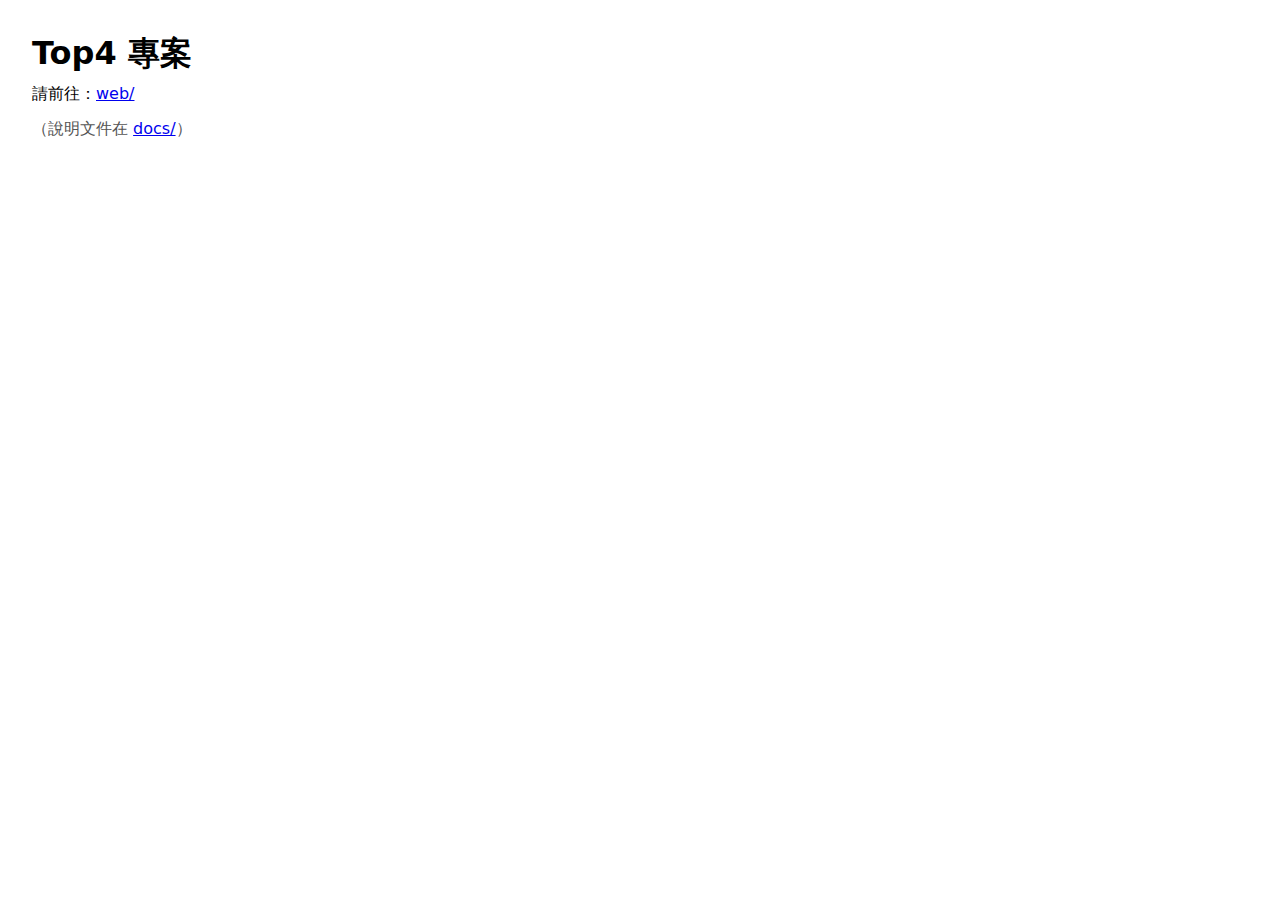
<file: index.html>
<!doctype html>
<html lang="zh-Hant">
<head>
  <meta charset="utf-8" />
  <meta name="viewport" content="width=device-width, initial-scale=1" />
  <title>Top4 專案</title>
  <link rel="icon" href="data:," />
</head>
<body style="font-family: system-ui, -apple-system, Segoe UI, Roboto, Helvetica, Arial; padding: 24px;">
  <h1 style="margin:0 0 8px;">Top4 專案</h1>
  <p style="margin:0 0 14px;">請前往：<a href="./web/">web/</a></p>
  <p style="margin:0; color:#555;">（說明文件在 <a href="./docs/">docs/</a>）</p>
</body>
</html>
</file>
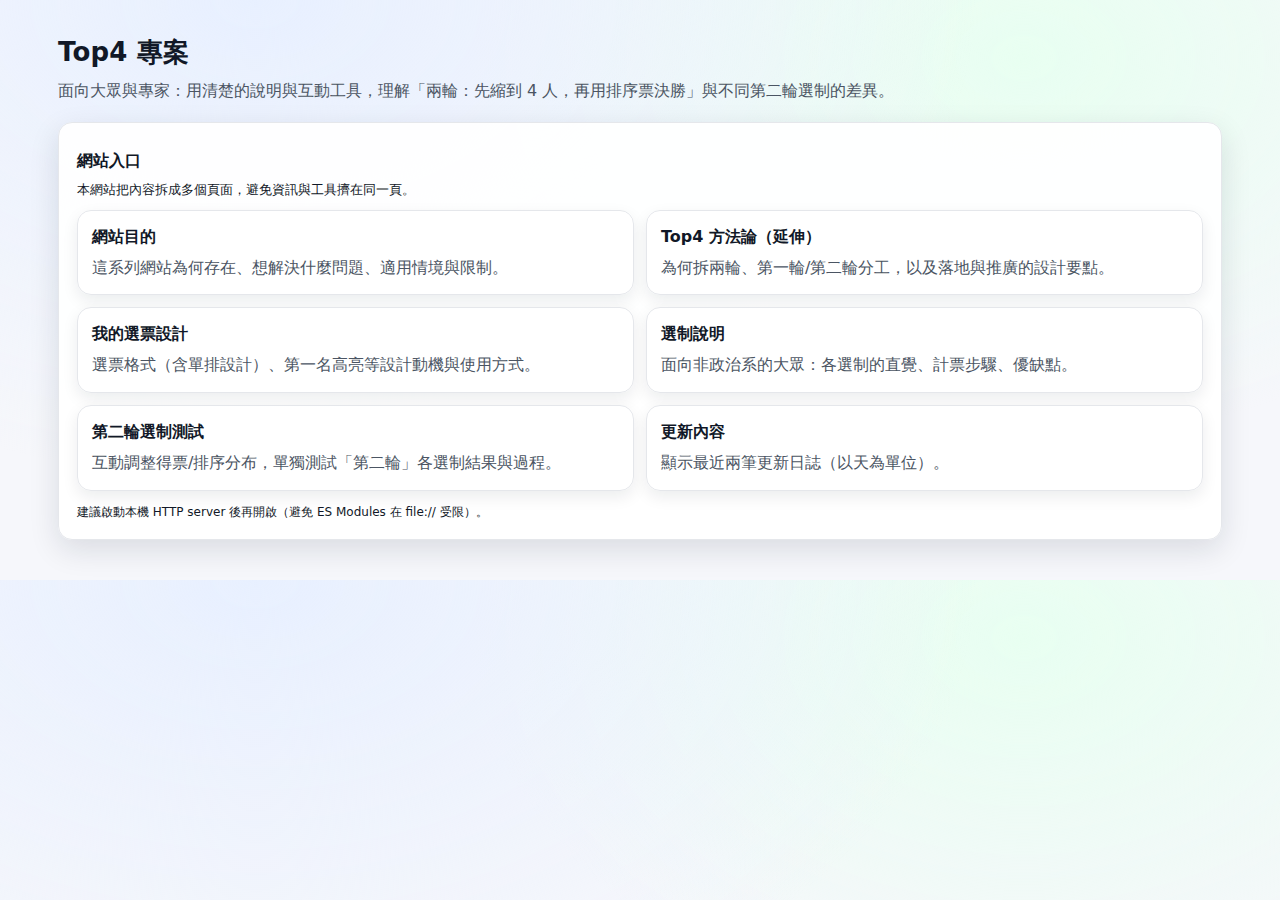
<file: web/index.html>
<!doctype html>
<html lang="zh-Hant">
<head>
  <meta charset="utf-8" />
  <meta name="viewport" content="width=device-width, initial-scale=1" />
  <title>Top4 專案｜網站入口</title>
  <link rel="icon" href="data:," />
  <link rel="stylesheet" href="./style.css" />
</head>
<body>
  <header class="header">
    <div class="container">
      <h1>Top4 專案</h1>
      <p class="sub">面向大眾與專家：用清楚的說明與互動工具，理解「兩輪：先縮到 4 人，再用排序票決勝」與不同第二輪選制的差異。</p>
    </div>
  </header>

  <main id="main" class="container">
    <section class="card">
      <h2 class="h2">網站入口</h2>
      <p class="hint">本網站把內容拆成多個頁面，避免資訊與工具擠在同一頁。</p>

      <div class="siteGrid">
        <a class="siteCard" href="./purpose/">
          <div class="siteTitle">網站目的</div>
          <div class="siteDesc">這系列網站為何存在、想解決什麼問題、適用情境與限制。</div>
        </a>

        <a class="siteCard" href="./methodology/">
          <div class="siteTitle">Top4 方法論（延伸）</div>
          <div class="siteDesc">為何拆兩輪、第一輪/第二輪分工，以及落地與推廣的設計要點。</div>
        </a>

        <a class="siteCard" href="./ballot-design/">
          <div class="siteTitle">我的選票設計</div>
          <div class="siteDesc">選票格式（含單排設計）、第一名高亮等設計動機與使用方式。</div>
        </a>

        <a class="siteCard" href="./methods/">
          <div class="siteTitle">選制說明</div>
          <div class="siteDesc">面向非政治系的大眾：各選制的直覺、計票步驟、優缺點。</div>
        </a>

        <a class="siteCard" href="./round2/">
          <div class="siteTitle">第二輪選制測試</div>
          <div class="siteDesc">互動調整得票/排序分布，單獨測試「第二輪」各選制結果與過程。</div>
        </a>

        <a class="siteCard" href="./updates/">
          <div class="siteTitle">更新內容</div>
          <div class="siteDesc">顯示最近兩筆更新日誌（以天為單位）。</div>
        </a>
      </div>

      <div class="small" style="margin-top:12px">
        建議啟動本機 HTTP server 後再開啟（避免 ES Modules 在 file:// 受限）。
      </div>
    </section>
  </main>
</body>
</html>
</file>
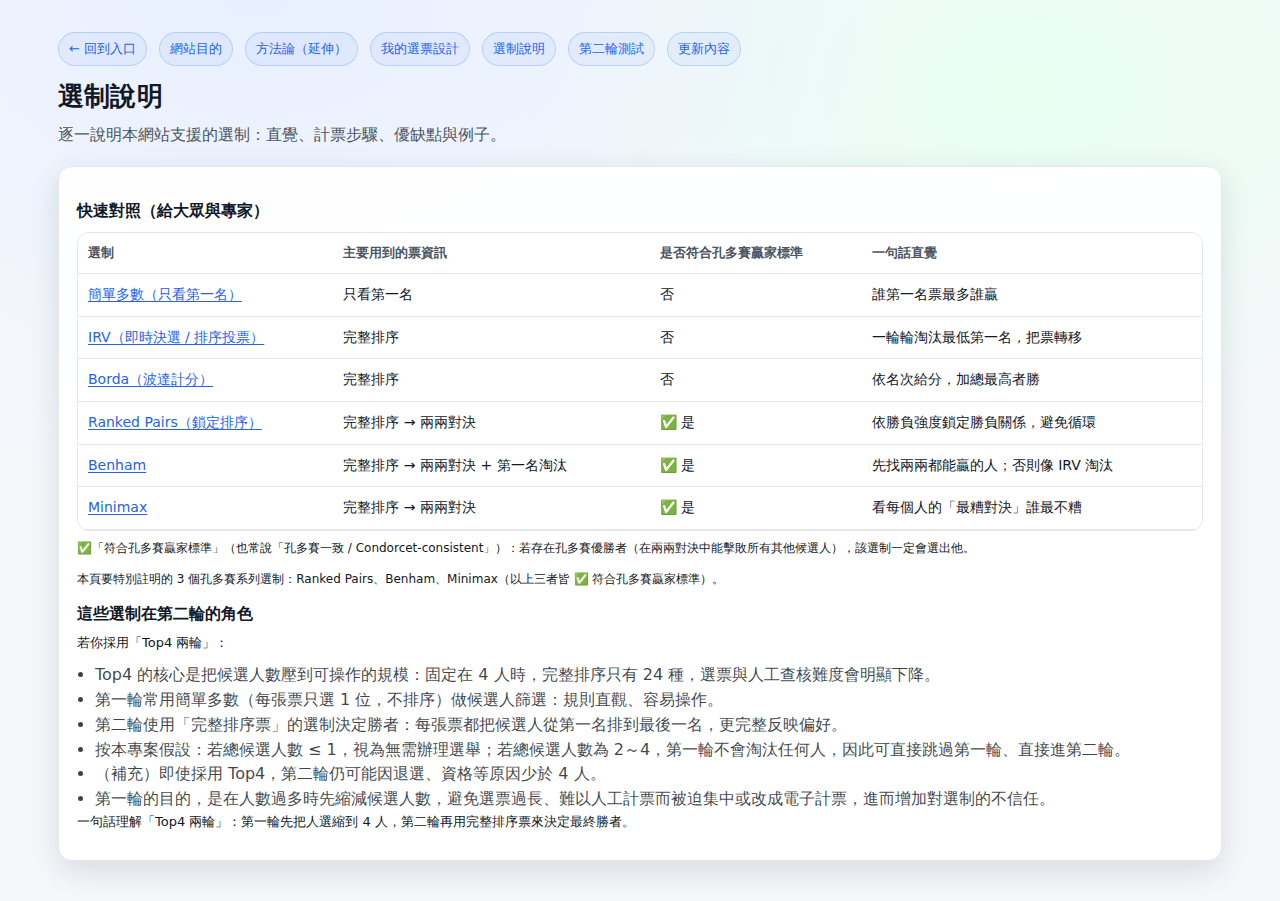
<file: web/methods/index.html>
<!doctype html>
<html lang="zh-Hant">
<head>
  <meta charset="utf-8" />
  <meta name="viewport" content="width=device-width, initial-scale=1" />
  <title>選制說明｜Top4 專案</title>
  <link rel="icon" href="data:," />
  <link rel="stylesheet" href="../style.css" />
  <style>
    /* Doc-view mode: the page already has a title in the header. */
    body.docView article.md > h1:first-child{ display:none; }
  </style>
  <script type="module">
    import { renderSiteNav } from '../shared/nav.js';
    const params = new URLSearchParams(window.location.search);
    const DEFAULT_DOC = '../../docs/systems/overview.md';
    const doc = params.get('doc');

    document.addEventListener('DOMContentLoaded', async () => {
      renderSiteNav({ container: document.getElementById('siteNav') });

      const title = document.getElementById('pageTitle');
      const back = document.getElementById('backToOverview');
      const htmlView = document.getElementById('htmlView');
      const mdView = document.getElementById('mdView');

      const isDocView = Boolean(doc);
      if (title) title.textContent = isDocView ? '選制說明（延伸閱讀）' : '選制說明';
      if (back) back.style.display = isDocView ? 'inline-flex' : 'none';
      if (htmlView) htmlView.style.display = isDocView ? 'none' : 'block';
      if (mdView) mdView.style.display = isDocView ? 'block' : 'none';

      if (!isDocView) return;
      document.body.classList.add('docView');

      const { renderMarkdownPage } = await import('../shared/mdpage.js');
      renderMarkdownPage({
        container: document.getElementById('md'),
        tocContainer: document.getElementById('toc'),
        src: doc || DEFAULT_DOC,
      });
    });
  </script>
</head>
<body data-page="methods">
  <header class="header">
    <div class="container">
      <nav class="nav" id="siteNav"></nav>
      <h1 id="pageTitle">選制說明</h1>
      <p class="sub">逐一說明本網站支援的選制：直覺、計票步驟、優缺點與例子。</p>
    </div>
  </header>

  <main id="main" class="container">
    <section class="card">
      <div class="backBar">
        <a id="backToOverview" class="backLink" href="./">← 回到選制說明總覽</a>
      </div>

      <div id="htmlView">
        <h2 class="h2" style="margin-top:14px">快速對照（給大眾與專家）</h2>
        <div class="tableWrap" style="margin-top:8px">
          <table class="table" style="min-width:820px">
            <thead>
              <tr>
                <th>選制</th>
                <th>主要用到的票資訊</th>
                <th>是否符合孔多賽贏家標準</th>
                <th>一句話直覺</th>
              </tr>
            </thead>
            <tbody>
              <tr>
                <td><a href="./?doc=/docs/systems/plurality.md">簡單多數（只看第一名）</a></td>
                <td>只看第一名</td>
                <td>否</td>
                <td>誰第一名票最多誰贏</td>
              </tr>
              <tr>
                <td><a href="./?doc=/docs/systems/irv.md">IRV（即時決選 / 排序投票）</a></td>
                <td>完整排序</td>
                <td>否</td>
                <td>一輪輪淘汰最低第一名，把票轉移</td>
              </tr>
              <tr>
                <td><a href="./?doc=/docs/systems/borda.md">Borda（波達計分）</a></td>
                <td>完整排序</td>
                <td>否</td>
                <td>依名次給分，加總最高者勝</td>
              </tr>
              <tr>
                <td><a href="./?doc=/docs/systems/ranked-pairs.md">Ranked Pairs（鎖定排序）</a></td>
                <td>完整排序 → 兩兩對決</td>
                <td>✅ 是</td>
                <td>依勝負強度鎖定勝負關係，避免循環</td>
              </tr>
              <tr>
                <td><a href="./?doc=/docs/systems/benham.md">Benham</a></td>
                <td>完整排序 → 兩兩對決 + 第一名淘汰</td>
                <td>✅ 是</td>
                <td>先找兩兩都能贏的人；否則像 IRV 淘汰</td>
              </tr>
              <tr>
                <td><a href="./?doc=/docs/systems/minimax.md">Minimax</a></td>
                <td>完整排序 → 兩兩對決</td>
                <td>✅ 是</td>
                <td>看每個人的「最糟對決」誰最不糟</td>
              </tr>
            </tbody>
          </table>
        </div>

        <p class="small" style="margin-top:8px">
          ✅「符合孔多賽贏家標準」（也常說「孔多賽一致 / Condorcet-consistent」）：若存在孔多賽優勝者（在兩兩對決中能擊敗所有其他候選人），該選制一定會選出他。
        </p>

        <p class="small">
          本頁要特別註明的 3 個孔多賽系列選制：Ranked Pairs、Benham、Minimax（以上三者皆 ✅ 符合孔多賽贏家標準）。
        </p>

        <h2 class="h2" style="margin-top:14px">這些選制在第二輪的角色</h2>
        <p class="hint">若你採用「Top4 兩輪」：</p>
        <ul class="notesList">
          <li>Top4 的核心是把候選人數壓到可操作的規模：固定在 4 人時，完整排序只有 24 種，選票與人工查核難度會明顯下降。</li>
          <li>第一輪常用簡單多數（每張票只選 1 位，不排序）做候選人篩選：規則直觀、容易操作。</li>
          <li>第二輪使用「完整排序票」的選制決定勝者：每張票都把候選人從第一名排到最後一名，更完整反映偏好。</li>
          <li>按本專案假設：若總候選人數 ≤ 1，視為無需辦理選舉；若總候選人數為 2～4，第一輪不會淘汰任何人，因此可直接跳過第一輪、直接進第二輪。</li>
          <li>（補充）即使採用 Top4，第二輪仍可能因退選、資格等原因少於 4 人。</li>
          <li>第一輪的目的，是在人數過多時先縮減候選人數，避免選票過長、難以人工計票而被迫集中或改成電子計票，進而增加對選制的不信任。</li>
        </ul>

        <p class="hint">一句話理解「Top4 兩輪」：第一輪先把人選縮到 4 人，第二輪再用完整排序票來決定最終勝者。</p>
      </div>

      <div id="mdView" style="display:none">
        <div class="mdLayout">
          <aside id="toc" class="toc"></aside>
          <article id="md" class="md"></article>
        </div>
      </div>
    </section>
  </main>
</body>
</html>
</file>
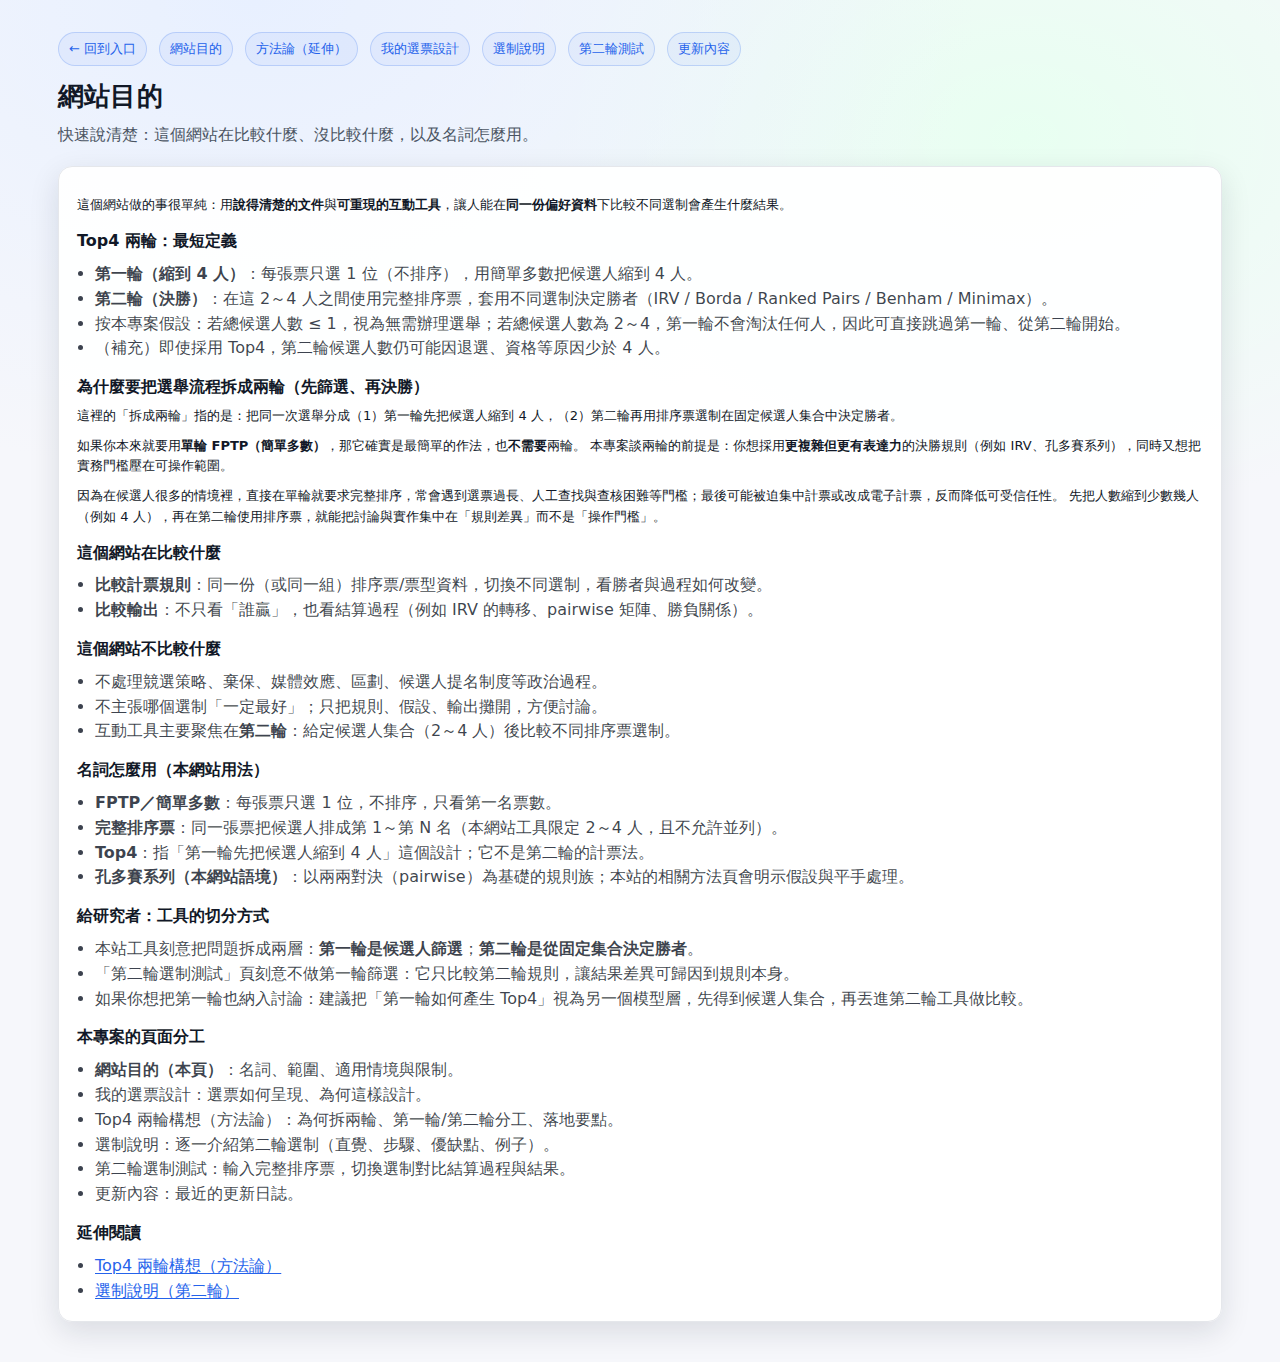
<file: web/purpose/index.html>
<!doctype html>
<html lang="zh-Hant">
<head>
  <meta charset="utf-8" />
  <meta name="viewport" content="width=device-width, initial-scale=1" />
  <title>網站目的｜Top4 專案</title>
  <link rel="icon" href="data:," />
  <link rel="stylesheet" href="../style.css" />
  <style>
    /* Doc-view mode: the page already has a title in the header. */
    body.docView article.md > h1:first-child{ display:none; }
  </style>
  <script type="module">
    import { renderSiteNav } from '../shared/nav.js';
    const params = new URLSearchParams(window.location.search);
    const DEFAULT_DOC = '../../docs/site-purpose.md';
    const doc = params.get('doc');

    document.addEventListener('DOMContentLoaded', async () => {
      renderSiteNav({ container: document.getElementById('siteNav') });

      const title = document.getElementById('pageTitle');
      const back = document.getElementById('backToPurpose');
      const htmlView = document.getElementById('htmlView');
      const mdView = document.getElementById('mdView');

      const isDocView = Boolean(doc);

      if (title) title.textContent = isDocView ? '網站目的（延伸閱讀）' : '網站目的';
      if (back) back.style.display = isDocView ? 'inline-flex' : 'none';
      if (htmlView) htmlView.style.display = isDocView ? 'none' : 'block';
      if (mdView) mdView.style.display = isDocView ? 'block' : 'none';

      if (!isDocView) return;
      document.body.classList.add('docView');

      const { renderMarkdownPage } = await import('../shared/mdpage.js');
      renderMarkdownPage({
        container: document.getElementById('md'),
        tocContainer: document.getElementById('toc'),
        src: doc || DEFAULT_DOC,
      });
    });
  </script>
</head>
<body data-page="purpose">
  <header class="header">
    <div class="container">
      <nav class="nav" id="siteNav"></nav>
      <h1 id="pageTitle">網站目的</h1>
      <p class="sub">快速說清楚：這個網站在比較什麼、沒比較什麼，以及名詞怎麼用。</p>
    </div>
  </header>

  <main id="main" class="container">
    <section class="card">
      <div class="backBar">
        <a id="backToPurpose" class="backLink" href="./">← 回到網站目的</a>
      </div>

      <div id="htmlView">
        <p class="hint" style="margin-top:0">
          這個網站做的事很單純：用<strong>說得清楚的文件</strong>與<strong>可重現的互動工具</strong>，讓人能在<strong>同一份偏好資料</strong>下比較不同選制會產生什麼結果。
        </p>

        <h2 class="h2" style="margin-top:14px">Top4 兩輪：最短定義</h2>
        <ul class="notesList">
          <li><b>第一輪（縮到 4 人）</b>：每張票只選 1 位（不排序），用簡單多數把候選人縮到 4 人。</li>
          <li><b>第二輪（決勝）</b>：在這 2～4 人之間使用完整排序票，套用不同選制決定勝者（IRV / Borda / Ranked Pairs / Benham / Minimax）。</li>
          <li>按本專案假設：若總候選人數 ≤ 1，視為無需辦理選舉；若總候選人數為 2～4，第一輪不會淘汰任何人，因此可直接跳過第一輪、從第二輪開始。</li>
          <li>（補充）即使採用 Top4，第二輪候選人數仍可能因退選、資格等原因少於 4 人。</li>
        </ul>

        <h2 class="h2" style="margin-top:14px">為什麼要把選舉流程拆成兩輪（先篩選、再決勝）</h2>
        <p class="hint">
          這裡的「拆成兩輪」指的是：把同一次選舉分成（1）第一輪先把候選人縮到 4 人，（2）第二輪再用排序票選制在固定候選人集合中決定勝者。
        </p>
        <p class="hint">
          如果你本來就要用<strong>單輪 FPTP（簡單多數）</strong>，那它確實是最簡單的作法，也<strong>不需要</strong>兩輪。
          本專案談兩輪的前提是：你想採用<strong>更複雜但更有表達力</strong>的決勝規則（例如 IRV、孔多賽系列），同時又想把實務門檻壓在可操作範圍。
        </p>
        <p class="hint">
          因為在候選人很多的情境裡，直接在單輪就要求完整排序，常會遇到選票過長、人工查找與查核困難等門檻；最後可能被迫集中計票或改成電子計票，反而降低可受信任性。
          先把人數縮到少數幾人（例如 4 人），再在第二輪使用排序票，就能把討論與實作集中在「規則差異」而不是「操作門檻」。
        </p>

        <h2 class="h2" style="margin-top:14px">這個網站在比較什麼</h2>
        <ul class="notesList">
          <li><b>比較計票規則</b>：同一份（或同一組）排序票/票型資料，切換不同選制，看勝者與過程如何改變。</li>
          <li><b>比較輸出</b>：不只看「誰贏」，也看結算過程（例如 IRV 的轉移、pairwise 矩陣、勝負關係）。</li>
        </ul>

        <h2 class="h2" style="margin-top:14px">這個網站不比較什麼</h2>
        <ul class="notesList">
          <li>不處理競選策略、棄保、媒體效應、區劃、候選人提名制度等政治過程。</li>
          <li>不主張哪個選制「一定最好」；只把規則、假設、輸出攤開，方便討論。</li>
          <li>互動工具主要聚焦在<strong>第二輪</strong>：給定候選人集合（2～4 人）後比較不同排序票選制。</li>
        </ul>

        <h2 class="h2" style="margin-top:14px">名詞怎麼用（本網站用法）</h2>
        <ul class="notesList">
          <li><b>FPTP／簡單多數</b>：每張票只選 1 位，不排序，只看第一名票數。</li>
          <li><b>完整排序票</b>：同一張票把候選人排成第 1～第 N 名（本網站工具限定 2～4 人，且不允許並列）。</li>
          <li><b>Top4</b>：指「第一輪先把候選人縮到 4 人」這個設計；它不是第二輪的計票法。</li>
          <li><b>孔多賽系列（本網站語境）</b>：以兩兩對決（pairwise）為基礎的規則族；本站的相關方法頁會明示假設與平手處理。</li>
        </ul>

        <h2 class="h2" style="margin-top:14px">給研究者：工具的切分方式</h2>
        <ul class="notesList">
          <li>本站工具刻意把問題拆成兩層：<b>第一輪是候選人篩選</b>；<b>第二輪是從固定集合決定勝者</b>。</li>
          <li>「第二輪選制測試」頁刻意不做第一輪篩選：它只比較第二輪規則，讓結果差異可歸因到規則本身。</li>
          <li>如果你想把第一輪也納入討論：建議把「第一輪如何產生 Top4」視為另一個模型層，先得到候選人集合，再丟進第二輪工具做比較。</li>
        </ul>

        <h2 class="h2" style="margin-top:14px">本專案的頁面分工</h2>
        <ul class="notesList">
          <li><b>網站目的（本頁）</b>：名詞、範圍、適用情境與限制。</li>
          <li>我的選票設計：選票如何呈現、為何這樣設計。</li>
          <li>Top4 兩輪構想（方法論）：為何拆兩輪、第一輪/第二輪分工、落地要點。</li>
          <li>選制說明：逐一介紹第二輪選制（直覺、步驟、優缺點、例子）。</li>
          <li>第二輪選制測試：輸入完整排序票，切換選制對比結算過程與結果。</li>
          <li>更新內容：最近的更新日誌。</li>
        </ul>

        <h2 class="h2" style="margin-top:14px">延伸閱讀</h2>
        <ul class="notesList">
          <li><a href="../methodology/">Top4 兩輪構想（方法論）</a></li>
          <li><a href="../methods/">選制說明（第二輪）</a></li>
        </ul>
      </div>

      <div id="mdView" style="display:none">
        <div class="mdLayout">
          <aside id="toc" class="toc"></aside>
          <article id="md" class="md"></article>
        </div>
      </div>
    </section>
  </main>
</body>
</html>
</file>
<file: web/style.css>
:root{
  --bg: #f6f7fb;
  --card: rgba(255,255,255,0.92);
  --card2: rgba(255,255,255,0.98);
  --text: #111827;
  --muted: #4b5563;
  --line: #e5e7eb;
  --accent: #2563eb;
  --accent2: #16a34a;
  --warn: #dc2626;
  --shadow: 0 10px 30px rgba(17, 24, 39, 0.12);
  --radius: 14px;
  --mono: ui-monospace, SFMono-Regular, Menlo, Monaco, Consolas, "Liberation Mono", "Courier New", monospace;

  /* backwards-compatible aliases (older rules still reference these) */
  --panel: var(--card);
  --panel2: var(--card2);
  --border: var(--line);
}

*{ box-sizing:border-box; }

/* Accessibility helpers */
.skipLink{
  position: absolute;
  left: 10px;
  top: 10px;
  padding: 10px 12px;
  border-radius: 10px;
  background: rgba(255,255,255,0.98);
  border: 1px solid var(--line);
  box-shadow: var(--shadow);
  color: var(--text);
  text-decoration: none;
  transform: translateY(-200%);
  transition: transform 120ms ease;
  z-index: 999;
}
.skipLink:focus{ transform: translateY(0); }

:where(a, button, input, select, textarea, summary):focus{ outline: none; }
:where(a, button, input, select, textarea, summary):focus-visible{
  outline: 3px solid rgba(37, 99, 235, 0.45);
  outline-offset: 2px;
}

a{ color: var(--accent); text-underline-offset: 2px; }
a:hover{ text-decoration: underline; }
a:visited{ color: color-mix(in oklab, var(--accent) 78%, #7c3aed 22%); }
body{
  margin:0;
  font-family: ui-sans-serif, system-ui, -apple-system, Segoe UI, Roboto, Helvetica, Arial, "Apple Color Emoji", "Segoe UI Emoji";
  color: var(--text);
  line-height: 1.55;
  background: radial-gradient(1200px 800px at 20% 0%, #e8f0ff 0%, transparent 60%),
              radial-gradient(1000px 700px at 80% 10%, #e8fff1 0%, transparent 55%),
              var(--bg);
}

@media (prefers-reduced-motion: reduce){
  *, *::before, *::after{
    animation-duration: 0.001ms !important;
    animation-iteration-count: 1 !important;
    transition-duration: 0.001ms !important;
    scroll-behavior: auto !important;
  }
}

@media (prefers-color-scheme: dark){
  :root{
    --bg: #0b1220;
    --card: rgba(17,24,39,0.72);
    --card2: rgba(17,24,39,0.88);
    --text: #e5e7eb;
    --muted: #9ca3af;
    --line: rgba(148,163,184,0.24);
    --accent: #60a5fa;
    --accent2: #34d399;
    --warn: #f87171;
    --shadow: 0 12px 30px rgba(0, 0, 0, 0.40);
  }
  body{
    background: radial-gradient(1200px 800px at 20% 0%, rgba(37,99,235,0.22) 0%, transparent 60%),
                radial-gradient(1000px 700px at 80% 10%, rgba(22,163,74,0.18) 0%, transparent 55%),
                var(--bg);
  }
  select,
  .nameInput,
  .voteInput{
    background: rgba(17,24,39,0.65);
    border-color: var(--line);
    color: var(--text);
  }
  .card{ box-shadow: var(--shadow); }
}

.container{
  max-width: 1200px;
  margin: 0 auto;
  padding: 0 18px;
}

.header{
  padding: 32px 0 18px;
}

h1{
  margin:0 0 6px;
  font-size: 26px;
  letter-spacing: 0.2px;
}

.sub{
  margin:0;
  color: var(--muted);
  line-height: 1.6;
  max-width: 900px;
}

.card{
  background: var(--panel);
  border: 1px solid var(--border);
  border-radius: var(--radius);
  box-shadow: var(--shadow);
  padding: 18px;
  overflow: hidden;
}
.card.overflowVisible{ overflow: visible; }

main.container{ padding-bottom: 40px; }

.controls{
  display:flex;
  gap: 12px;
  align-items:end;
  flex-wrap: wrap;
  padding-bottom: 12px;
  border-bottom: 1px solid var(--line);
}

.field{
  display:flex;
  flex-direction: column;
  gap: 6px;
  min-width: 220px;
}

.field.right{
  margin-left:auto;
  flex-direction: row;
  align-items:center;
  justify-content:flex-end;
  gap: 10px;
  min-width: 240px;
}

label{ color: var(--text); font-size: 13px; }
select{
  padding: 10px 10px;
  border-radius: 10px;
  border: 1px solid var(--line);
  background: rgba(255,255,255,0.95);
  color: var(--text);
}

.nameField{ min-width: 320px; }
.nameGrid{
  display:grid;
  grid-template-columns: repeat(4, minmax(0, 1fr));
  gap: 8px;
}

.nameInput{
  padding: 10px 10px;
  border-radius: 10px;
  border: 1px solid var(--line);
  background: rgba(255,255,255,0.95);
  color: var(--text);
}

.finderGrid{
  display:grid;
  grid-template-columns: 1fr;
  gap: 8px;
  margin-top: 8px;
}
.finderGrid select{ width: 100%; }
@media (max-width: 980px){
  .nameGrid{ grid-template-columns: repeat(2, minmax(0, 1fr)); }
}
@media (max-width: 760px){
  .nameGrid{ grid-template-columns: 1fr; }
}
.finderActions{
  display:flex;
  align-items:center;
  gap: 10px;
  flex-wrap: wrap;
  margin-top: 10px;
}

.details{
  position: relative;
}
.detailsBody{
  display: none;
  position: absolute;
  top: calc(100% + 6px);
  left: 0;
  z-index: 5;
  min-width: 320px;
  width: min(720px, 90vw);
  max-width: 90vw;
  padding: 12px;
  border: 1px solid var(--line);
  border-radius: 12px;
  background: rgba(255,255,255,0.98);
  box-shadow: var(--shadow);
}
.details[open] .detailsBody{ display:block; }
@media (max-width: 980px){
  .detailsBody{
    position: static;
    max-width: 100%;
    margin-top: 6px;
  }

  /* Finder popover: keep it out of the layout flow to avoid UI jumping. */
  #finderDetails .detailsBody{
    position: absolute;
    max-width: 90vw;
    width: min(720px, 90vw);
    margin-top: 0;
  }

  /* Random settings popover: same behavior as finder (no layout jump). */
  #randomSettings .detailsBody{
    position: absolute;
    max-width: 90vw;
    width: min(720px, 90vw);
    margin-top: 0;
  }
}

.btn{
  padding: 10px 12px;
  border-radius: 10px;
  border: 1px solid var(--line);
  background: rgba(255,255,255,0.95);
  color: var(--text);
  cursor:pointer;
}
.btn:hover{ border-color: rgba(17,24,39,0.22); }
.btn.secondary{ background: rgba(37,99,235,0.10); border-color: rgba(37,99,235,0.28); }

.pill{
  display:inline-flex;
  align-items:center;
  justify-content:center;
  min-height: 40px;
  padding: 0 12px;
  border-radius: 999px;
  border: 1px solid var(--line);
  background: rgba(255,255,255,0.95);
  font-family: var(--mono);
}

.grid{
  display:grid;
  grid-template-columns: 1.2fr 0.8fr;
  gap: 14px;
  padding-top: 14px;
}

/* Allow wide content (tables/SVG) to shrink within grid columns */
.grid > *{ min-width: 0; }
.stack > *{ min-width: 0; }

.stack{
  display:grid;
  grid-template-columns: 1fr;
  gap: 14px;
  padding-top: 14px;
}

@media (max-width: 980px){
  .grid{ grid-template-columns: 1fr; }
  .field{ min-width: 180px; }
  .field.right{ margin-left: 0; }
}

.h2{ margin: 8px 0 6px; font-size: 16px; }
.hint{ color: inherit; margin: 0 0 10px; font-size: 13px; line-height: 1.55; }

.tableWrap{
  overflow:auto;
  border: 1px solid var(--line);
  border-radius: 12px;
  background: rgba(255,255,255,0.80);
  max-width: 100%;
  -webkit-overflow-scrolling: touch;
  overscroll-behavior-x: contain;
}

/* Horizontal-scroll affordance (only shown when JS detects overflow) */
.tableWrap.scrollX{
  position: relative;
  scrollbar-gutter: stable both-edges;
}
.tableWrap.scrollX:not([data-scrolled-x="1"])::after{
  content: "\2190\00A0左右滑動\00A0\2192";
  position: absolute;
  top: 8px;
  left: 8px;
  z-index: 5;
  display: inline-flex;
  align-items: center;
  gap: 6px;
  margin: 0;
  padding: 6px 10px;
  border-radius: 999px;
  border: 1px solid rgba(17,24,39,0.12);
  background: rgba(255,255,255,0.92);
  color: rgba(17,24,39,0.72);
  font-size: 12px;
  pointer-events: none;
}


.table{
  width: 100%;
  border-collapse: collapse;
  min-width: 600px;
}

.table th, .table td{
  padding: 10px 10px;
  border-bottom: 1px solid rgba(17,24,39,0.10);
  vertical-align: middle;
}

.table th{ color: var(--muted); font-weight: 600; text-align:left; font-size: 13px; }
.table td{ font-size: 14px; }

.col-id{ width: 80px; }
.col-votes{ width: 120px; }

.voteInput{
  width: 100%;
  padding: 8px 10px;
  border-radius: 10px;
  border: 1px solid var(--line);
  background: rgba(255,255,255,0.95);
  color: var(--text);
  font-family: var(--mono);
}

/* Matrix ballot table */
.matrixTables{
  display: grid;
  grid-auto-flow: row;
  gap: 10px;
  align-items: start;
  width: max-content;
  max-width: 100%;
}

.matrixTable{
  width: max-content;
  border-collapse: collapse;
  min-width: 0;
  padding-bottom: 4px;
  border-bottom: 1px solid rgba(17,24,39,0.10);
  border-right: 1px solid rgba(17,24,39,0.10);
  padding: 6px 6px;
  text-align: center;
  vertical-align: middle;
}

.matrixTable th:last-child,
.matrixTable td:last-child{ border-right: 0; }

.matrixHeadLeft,
.matrixHeadRight{
  min-width: 72px;
  text-align: center;
  color: var(--muted);
  font-size: 12px;
}

.matrixMid{
  min-width: 72px;
  background: rgba(17,24,39,0.03);
  color: rgba(17,24,39,0.75);
  font-weight: 600;
}

.matrixHeadMid{
  color: var(--muted);
  font-weight: 600;
  font-size: 12px;
}

.matrixMidName{
  text-align: center;
  font-family: ui-sans-serif, system-ui;
  font-weight: 700;
  white-space: nowrap;
}

@media (max-width: 760px){
  .matrixHeadLeft,
  .matrixHeadRight{ min-width: 64px; }
  .matrixMid{ min-width: 64px; }
}

.matrixHeadOpt{
  font-family: var(--mono);
  color: rgba(17,24,39,0.80);
  font-size: 13px;
}

.matrixLeft,
.matrixRight{
  position: sticky;
  background: rgba(255,255,255,0.92);
  z-index: 2;
  font-weight: 600;
  white-space: nowrap;
}

.matrixLeft{ left: 0; text-align: center; }
.matrixRight{ right: 0; text-align: center; }

.matrixTable thead .matrixLeft,
.matrixTable thead .matrixRight{
  z-index: 3;
}
.matrixTable.inlineSides .matrixLeft,
.matrixTable.inlineSides .matrixRight{
  position: static;
  background: transparent;
  z-index: auto;
}
.matrixTable.inlineSides thead .matrixLeft,
.matrixTable.inlineSides thead .matrixRight{
  z-index: auto;
}

.matrixTable.exampleTable .matrixLeft,
.matrixTable.exampleTable .matrixRight{
  position: static;
  background: transparent;
  z-index: auto;
}
.matrixTable.exampleTable thead .matrixLeft,
.matrixTable.exampleTable thead .matrixRight{
  z-index: auto;
}
.matrixTable.exampleTable .matrixMid{
  background: transparent;
  color: inherit;
}
.matrixTable.exampleTable .matrixMidPlain{
  font-weight: 400;
}

/* Ballot-design page: examples are for showing 24 options, keep columns compact (avoid excessive whitespace). */
body[data-page="ballot-design"] .matrixTable.exampleTable{
  width: max-content;
  min-width: 0;
}
body[data-page="ballot-design"] .matrixTable.exampleTable th,
body[data-page="ballot-design"] .matrixTable.exampleTable td{
  padding: 4px 6px;
}
body[data-page="ballot-design"] .matrixTable.exampleTable .matrixHeadLeft,
body[data-page="ballot-design"] .matrixTable.exampleTable .matrixHeadRight,
body[data-page="ballot-design"] .matrixTable.exampleTable .matrixMid{
  min-width: 64px;
}
@media (max-width: 760px){
  body[data-page="ballot-design"] .matrixTable.exampleTable .matrixHeadLeft,
  body[data-page="ballot-design"] .matrixTable.exampleTable .matrixHeadRight,
  body[data-page="ballot-design"] .matrixTable.exampleTable .matrixMid{
    min-width: 56px;
  }
  body[data-page="ballot-design"] .matrixTable.exampleTable th,
  body[data-page="ballot-design"] .matrixTable.exampleTable td{
    padding: 3px 5px;
  }
}

.pickCell input{
  width: 16px;
  height: 16px;
}
.pickBtn{
  width: 20px;
  height: 20px;
  border-radius: 4px;
  border: 1px solid rgba(17,24,39,0.28);
  background: rgba(255,255,255,0.95);
  color: rgba(17,24,39,0.85);
  font-size: 12px;
  line-height: 1;
  cursor: pointer;
  display:inline-flex;
  align-items:center;
  justify-content:center;
}
.pickBtn:hover{ border-color: rgba(17,24,39,0.45); }

.voteCellInput{
  width: var(--vote-cell-width, 64px);
  min-width: var(--vote-cell-width, 64px);
  max-width: none;
  padding: 6px 8px;
  border-radius: 10px;
  border: 1px solid rgba(17,24,39,0.14);
  background: rgba(255,255,255,0.95);
  color: var(--text);
  font-family: var(--mono);
  text-align: right;
}
/* Hide number spinners to avoid covering digits */
.voteCellInput::-webkit-outer-spin-button,
.voteCellInput::-webkit-inner-spin-button{
  -webkit-appearance: none;
  margin: 0;
}
.voteCellInput[type="number"]{
  -moz-appearance: textfield;
}

.rankCell{ font-family: var(--mono); }
.rank1{
  background: rgba(255, 215, 0, 0.22);
  color: rgba(17,24,39,0.92);
  font-weight: 800;
}
.rank2{ background: rgba(32,201,151,0.12); }
.rank3{ background: rgba(255,169,77,0.10); }
.rank4{ background: rgba(77,171,247,0.10); }

.colSelected{ outline: 2px solid rgba(37,99,235,0.28); outline-offset: -2px; }
.colSelected.rank1{ outline-color: rgba(255, 215, 0, 0.60); }

.designNotes{
  margin-top: 12px;
  padding: 12px;
  border: 1px solid rgba(17,24,39,0.10);
  border-radius: 12px;
  background: rgba(255,255,255,0.80);
}

.notesList{
  margin: 8px 0 0;
  padding-left: 18px;
  color: rgba(17,24,39,0.82);
}

/* Ranked Pairs viz */
.rpWrap{
  display:grid;
  grid-template-columns: 1fr;
  gap: 12px;
  padding: 12px;
}
@media (min-width: 980px){
  .rpWrap{ grid-template-columns: 1fr 1fr; align-items: stretch; }
}

.pairwise{
  overflow:auto;
  border: 1px solid rgba(17,24,39,0.10);
  border-radius: 12px;
  padding: 8px;
  background: rgba(255,255,255,0.80);
  height: 240px;
}

.pairwise table{ border-collapse: collapse; width: max-content; min-width: 280px; }
.pairwise th, .pairwise td{
  border: 1px solid rgba(17,24,39,0.10);
  padding: 6px 8px;
  text-align: center;
  font-family: var(--mono);
  font-size: 12px;
}
.pairwise th{ color: rgba(17,24,39,0.80); font-family: ui-sans-serif, system-ui; font-size: 12px; }

.rpGraph{
  border: 1px solid rgba(17,24,39,0.10);
  border-radius: 12px;
  background: rgba(255,255,255,0.80);
  padding: 8px;
  height: 240px;
}

.rpOrder{
  margin-top: 8px;
  padding: 10px 12px;
  border: 1px solid rgba(17,24,39,0.10);
  border-radius: 12px;
  background: rgba(255,255,255,0.80);
}

/* Dialog */
.dialog{
  border: 1px solid rgba(17,24,39,0.14);
  border-radius: 16px;
  background: rgba(255,255,255,0.98);
  color: var(--text);
  box-shadow: var(--shadow);
  max-width: 820px;
  width: calc(100vw - 30px);
}
.dialog::backdrop{ background: rgba(0,0,0,0.55); }
.dialogBody{ padding: 14px; }
.dialogHeader{ display:flex; justify-content: space-between; align-items:center; gap: 10px; }
.dialogContent{ color: rgba(17,24,39,0.82); line-height: 1.65; }

.summary{
  border: 1px solid var(--line);
  border-radius: 12px;
  background: rgba(255,255,255,0.80);
  padding: 12px;
}
.summaryDetails summary{
  cursor: pointer;
  color: var(--muted);
  font-size: 13px;
  margin-bottom: 8px;
  font-weight: 600;
}

.summaryRow{
  display:flex;
  justify-content: space-between;
  gap: 10px;
  padding: 6px 0;
  border-bottom: 1px dashed rgba(17,24,39,0.12);
}
.summaryRow:last-child{ border-bottom: 0; }

.badge{
  display:inline-flex;
  align-items:center;
  gap: 6px;
  padding: 4px 10px;
  border-radius: 999px;
  border: 1px solid rgba(17,24,39,0.14);
  background: rgba(255,255,255,0.95);
  font-family: var(--mono);
  font-size: 12px;
}

.viz{
  margin-top: 14px;
  border: 1px solid var(--line);
  border-radius: 12px;
  background: rgba(255,255,255,0.80);
  overflow: hidden;
  max-width: 100%;
}

.vizHeader{ padding: 12px; border-bottom: 1px solid rgba(17,24,39,0.10); }
.sankey{ padding: 10px; overflow: auto; }
.sankey svg{ display:block; max-width: 100%; height: auto; }

.explain{
  line-height: 1.6;
  color: rgba(17,24,39,0.88);
}

.explain .step{
  padding: 10px 12px;
  border: 1px solid rgba(17,24,39,0.12);
  border-radius: 12px;
  background: rgba(255,255,255,0.80);
  margin: 10px 0;
}

.explain h3{ margin: 0 0 6px; font-size: 15px; }
.explain pre{
  margin: 8px 0 0;
  padding: 10px;
  border-radius: 10px;
  background: rgba(17,24,39,0.04);
  border: 1px solid rgba(17,24,39,0.10);
  overflow:auto;
  font-family: var(--mono);
  font-size: 12px;
  color: rgba(17,24,39,0.88);
}

.footer{ padding: 18px 0 40px; }
.footerInner{ display:flex; justify-content: space-between; gap: 10px; flex-wrap: wrap; }
.muted{ color: var(--muted); }

.small{ font-size: 12px; color: inherit; }

.lead{ font-size: 14px; color: var(--text); line-height: 1.7; }

.randomBox {
  background: var(--panel2);
  border: 1px solid var(--border);
  border-radius: 12px;
  padding: 10px;
}

.oneRowNote {
  color: var(--muted);
  font-size: 13px;
  margin-top: 8px;
}

/* (Removed duplicate .matrixTables/.matrixTable overrides here; the canonical rules live above.) */

/* Multi-site navigation + docs */
.nav{
  display:flex;
  gap: 12px;
  flex-wrap: wrap;
  align-items: center;
  margin-bottom: 10px;
}
.nav a{
  color: var(--accent);
  text-decoration: none;
  padding: 6px 10px;
  border-radius: 999px;
  border: 1px solid rgba(37,99,235,0.20);
  background: rgba(37,99,235,0.06);
  font-size: 13px;
}
.nav a:hover{ border-color: rgba(37,99,235,0.35); }
.nav a[aria-current="page"]{
  border-color: rgba(37,99,235,0.55);
  background: rgba(37,99,235,0.16);
  font-weight: 700;
}

.siteGrid{
  display:grid;
  grid-template-columns: repeat(2, minmax(0, 1fr));
  gap: 12px;
  margin-top: 10px;
}
@media (max-width: 760px){
  .siteGrid{ grid-template-columns: 1fr; }
}

.siteCard{
  display:block;
  text-decoration:none;
  color: var(--text);
  border: 1px solid var(--line);
  border-radius: 14px;
  padding: 14px;
  background: rgba(255,255,255,0.80);
  box-shadow: 0 6px 16px rgba(17, 24, 39, 0.08);
}
.siteCard:hover{ border-color: rgba(37,99,235,0.35); }
.siteTitle{ font-weight: 800; margin-bottom: 6px; }
.siteDesc{ color: var(--muted); line-height: 1.55; }

.md{
  line-height: 1.75;
  color: var(--text);
}
.md h1, .md h2, .md h3{ margin-top: 18px; }
.md code{ font-family: var(--mono); font-size: 0.95em; }
.md pre{
  padding: 12px;
  border-radius: 12px;
  border: 1px solid rgba(17,24,39,0.10);
  background: rgba(17,24,39,0.04);
  overflow: auto;
}
.md a{ color: var(--accent); }

@media (prefers-color-scheme: dark){
  .md pre{
    border-color: var(--line);
    background: rgba(255,255,255,0.06);
  }
  .dialogContent{ color: var(--text); }
}

.mdLayout{
  display: grid;
  grid-template-columns: 260px minmax(0, 1fr);
  gap: 16px;
}
.mdLayout.noToc{
  grid-template-columns: 1fr;
}
.mdTableWrap{ width: fit-content; max-width: 100%; }

/* Markdown iframe embeds (e.g., matrix ballot demo) */
.md .embedFrame{
  width: 100%;
  height: 720px;
  border: 1px solid var(--line);
  border-radius: 12px;
  background: rgba(255,255,255,0.92);
}
@media (max-width: 980px){
  .md .embedFrame{ height: 820px; }
}

/* Round2 embed mode: show only the working matrix ballot UI */
html[data-embed="matrix"] body[data-page="round2"] .controls{ display: none; }
html[data-embed="matrix"] body[data-page="round2"] .stack{ padding-top: 0; }
html[data-embed="matrix"] body[data-page="round2"] .stack > div:nth-child(2){ display: none; }
html[data-embed="matrix"] body[data-page="round2"] main.container > section.card + section.card{ display: none; }
html[data-embed="matrix"] body[data-page="round2"] .footer{ display: none; }
.md table{
  width: max-content;
  border-collapse: collapse;
  background: rgba(255,255,255,0.65);
}
.md th, .md td{
  border: 1px solid rgba(17,24,39,0.14);
  padding: 8px 10px;
  vertical-align: top;
}
.md th{
  background: rgba(37,99,235,0.06);
  color: rgba(17,24,39,0.80);
  font-size: 13px;
  font-weight: 800;
}
.md tr:nth-child(even) td{
  background: rgba(17,24,39,0.02);
}

.toc{
  position: sticky;
  top: 12px;
  align-self: start;
  border: 1px solid rgba(17,24,39,0.10);
  border-radius: 12px;
  background: rgba(255,255,255,0.72);
  padding: 12px;
}

.tocTitle{
  font-size: 13px;
  font-weight: 800;
  color: rgba(17,24,39,0.72);
  margin-bottom: 8px;
}

.tocList{
  display: grid;
  gap: 6px;
}

.tocItem{
  display: block;
  color: rgba(17,24,39,0.88);
  text-decoration: none;
  font-size: 13px;
  line-height: 1.4;
}
.tocItem:hover{ color: var(--accent); }
.tocItem3{ padding-left: 12px; color: rgba(17,24,39,0.78); }

.headingAnchor{
  margin-left: 8px;
  font-size: 12px;
  color: rgba(17,24,39,0.45);
  text-decoration: none;
  opacity: 0;
}
.md h1:hover .headingAnchor,
.md h2:hover .headingAnchor,
.md h3:hover .headingAnchor{
  opacity: 1;
}

@media (max-width: 980px){
  .mdLayout{ grid-template-columns: 1fr; }
  .toc{ position: static; }
}

.updatesList{
  display:grid;
  gap: 14px;
}

.updateCard{
  border: 1px solid rgba(17,24,39,0.10);
  border-radius: 12px;
  background: rgba(255,255,255,0.85);
  padding: 12px;
}

.divider{
  height: 1px;
  background: rgba(17,24,39,0.10);
  margin: 16px 0;
}

.backBar{
  display:flex;
  justify-content:flex-start;
  margin-bottom: 10px;
}

.backLink{
  display:inline-flex;
  align-items:center;
  gap: 6px;
  color: var(--accent);
  text-decoration: none;
  padding: 6px 10px;
  border-radius: 999px;
  border: 1px solid rgba(37,99,235,0.20);
  background: rgba(37,99,235,0.06);
  font-size: 13px;
}
.backLink:hover{ border-color: rgba(37,99,235,0.35); }

.ballotExample{
  display: grid;
  grid-template-columns: 120px 1fr 120px;
  gap: 12px;
  padding: 14px;
  border: 1px solid var(--line);
  border-radius: 12px;
  background: rgba(255,255,255,0.85);
  overflow: hidden;
  margin: 12px 0;
}

.ballotSide{
  display: flex;
  flex-direction: column;
  gap: 10px;
  align-items: flex-start;
  justify-content: center;
  min-width: 100px;
  font-weight: 700;
  color: rgba(17,24,39,0.85);
}

.ballotSide.right{
  align-items: flex-end;
  text-align: right;
}

.ballotCenter{
  display: flex;
  flex-direction: column;
  gap: 10px;
  min-width: 0;
}

.ballotCenterNames{
  text-align: center;
  font-size: 12px;
  color: var(--muted);
  font-weight: 600;
}

.ballotOptions{
  display: grid;
  gap: 6px;
  align-items: center;
}

.ballotOptions.single{
  grid-auto-flow: column;
  grid-auto-columns: 36px;
  width: max-content;
}

.ballotOptions.double{
  grid-template-rows: auto auto;
  gap: 10px;
  width: max-content;
}

.ballotRow{
  display: grid;
  grid-template-columns: repeat(12, 36px);
  gap: 6px;
}

.ballotOption{
  border: 1px solid rgba(17,24,39,0.12);
  border-radius: 10px;
  width: 36px;
  height: 32px;
  padding: 0 6px;
  font-family: var(--mono);
  font-size: 12px;
  font-variant-numeric: tabular-nums;
  text-align: center;
  background: rgba(17,24,39,0.035);
  color: rgba(17,24,39,0.85);
  display: inline-flex;
  align-items: center;
  justify-content: center;
}

.ballotScroll{
  overflow-x: auto;
  padding-bottom: 6px;
}
</file>
